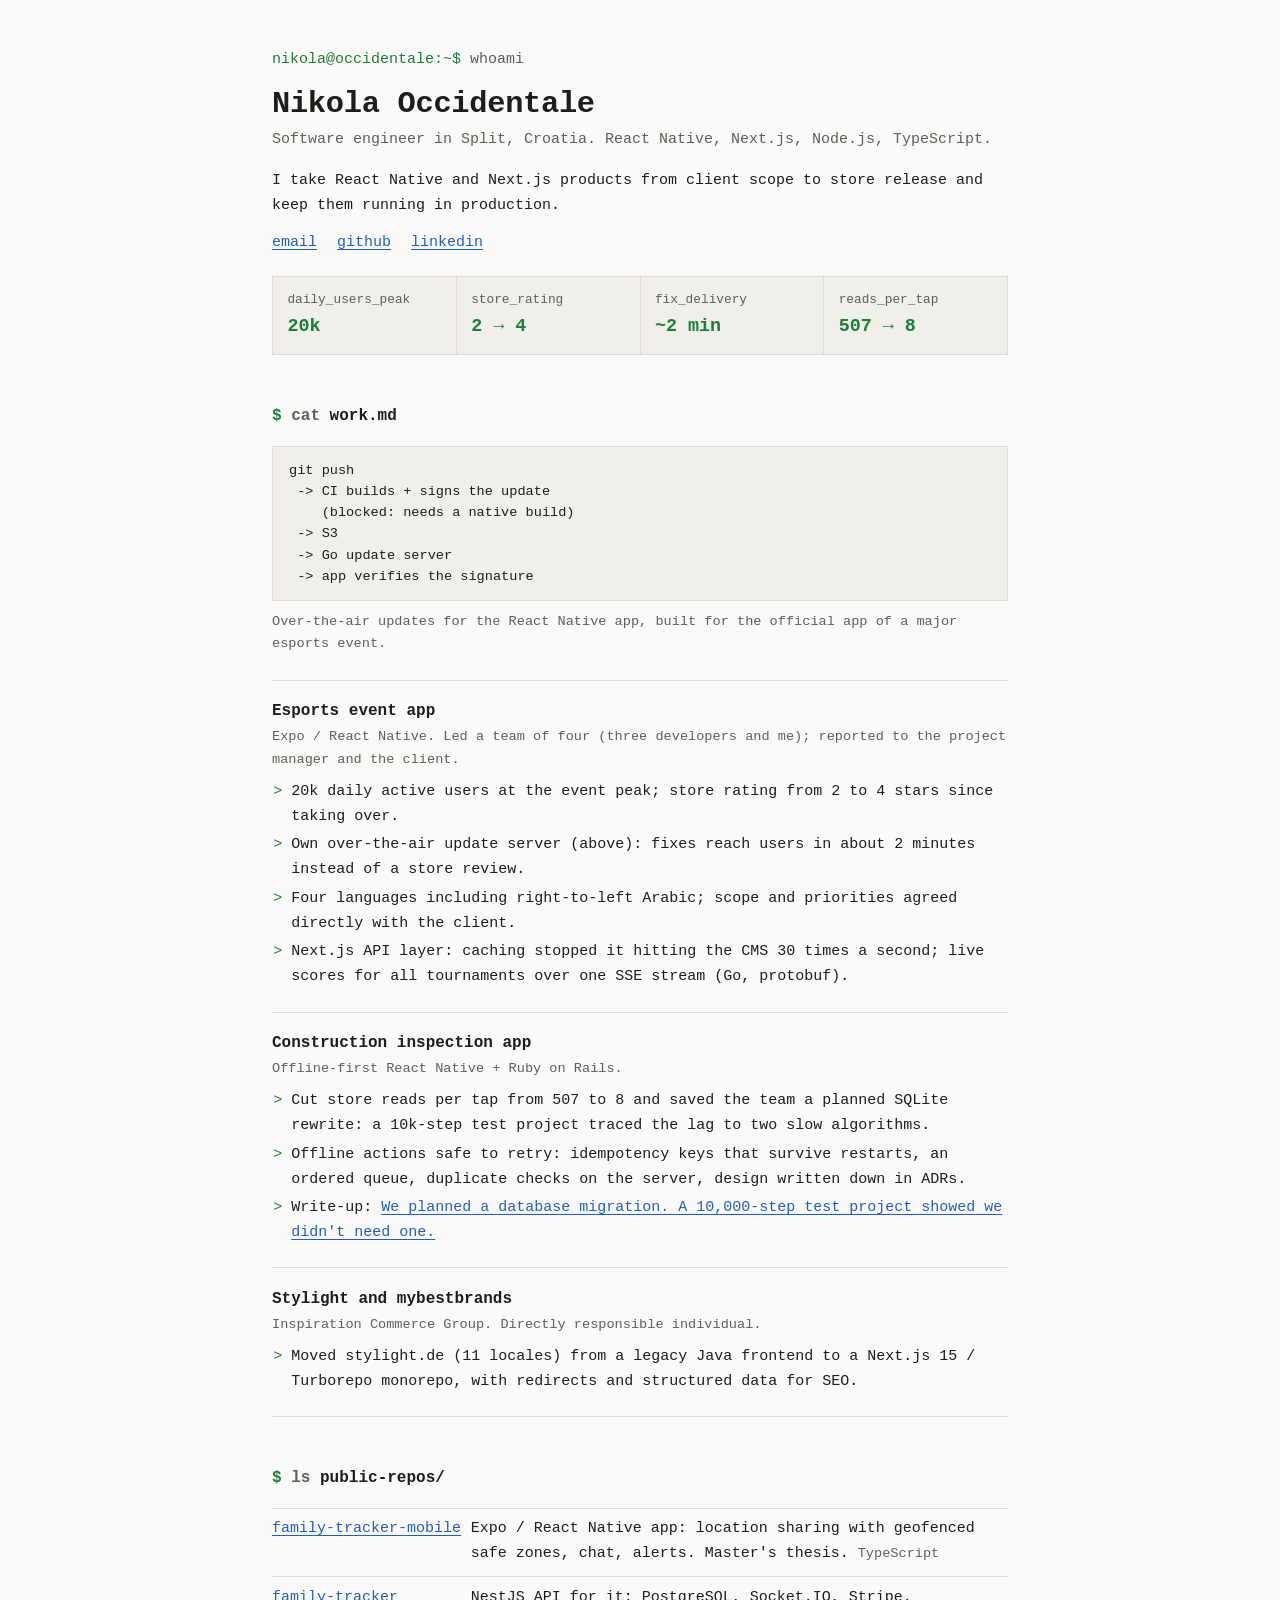
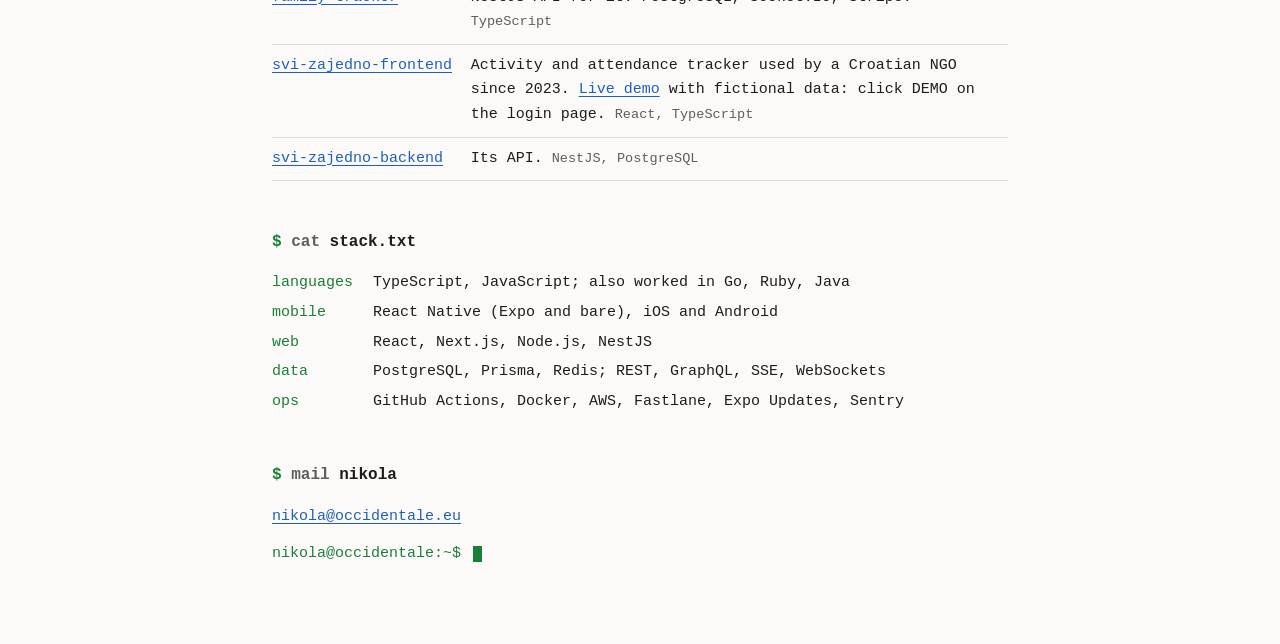
<file: index.html>
<!doctype html>
<html lang="en">
<head>
<meta charset="utf-8">
<meta name="viewport" content="width=device-width, initial-scale=1">
<title>Nikola Occidentale</title>
<meta name="description" content="Software engineer in Split, Croatia. React Native, Next.js, Node.js, TypeScript.">
<meta name="color-scheme" content="dark light">
<link rel="icon" href="data:image/svg+xml,%3Csvg xmlns='http://www.w3.org/2000/svg' viewBox='0 0 32 32'%3E%3Crect width='32' height='32' rx='6' fill='%230d1117'/%3E%3Cpath d='M7 10l7 6-7 6' fill='none' stroke='%233fb950' stroke-width='3' stroke-linecap='round' stroke-linejoin='round'/%3E%3Cpath d='M17 23h8' stroke='%233fb950' stroke-width='3' stroke-linecap='round'/%3E%3C/svg%3E">
<link rel="stylesheet" href="/style.css">
</head>
<body>
<main>
  <p class="cmd"><span class="prompt" aria-hidden="true">nikola@occidentale:~$ </span><span aria-hidden="true">whoami</span></p>
  <h1>Nikola Occidentale</h1>
  <p class="lead">Software engineer in Split, Croatia. React Native, Next.js, Node.js, TypeScript.</p>
  <p>I take React Native and Next.js products from client scope to store release and keep them running in production.</p>
  <p class="links"><a href="mailto:nikola@occidentale.eu">email</a><a href="https://github.com/nikolaoccid">github</a><a href="https://www.linkedin.com/in/nikola-occidentale/">linkedin</a></p>

  <dl class="metrics">
    <div><dt>daily_users_peak</dt><dd>20k</dd></div>
    <div><dt>store_rating</dt><dd>2 &rarr; 4</dd></div>
    <div><dt>fix_delivery</dt><dd>~2 min</dd></div>
    <div><dt>reads_per_tap</dt><dd>507 &rarr; 8</dd></div>
  </dl>

  <h2><span class="prompt" aria-hidden="true">$ </span><span class="cmd" aria-hidden="true">cat </span>work.md</h2>

  <pre aria-label="Diagram: git push, CI builds and signs the update (blocked if it needs a native build), S3, Go update server, the app verifies the signature">git push
 -> CI builds + signs the update
    (blocked: needs a native build)
 -> S3
 -> Go update server
 -> app verifies the signature</pre>
  <p class="caption">Over-the-air updates for the React Native app, built for the official app of a major esports event.</p>

  <div class="item">
    <h3>Esports event app</h3>
    <p class="meta">Expo / React Native. Led a team of four (three developers and me); reported to the project manager and the client.</p>
    <ul>
      <li>20k daily active users at the event peak; store rating from 2 to 4 stars since taking over.</li>
      <li>Own over-the-air update server (above): fixes reach users in about 2 minutes instead of a store review.</li>
      <li>Four languages including right-to-left Arabic; scope and priorities agreed directly with the client.</li>
      <li>Next.js API layer: caching stopped it hitting the CMS 30 times a second; live scores for all tournaments over one SSE stream (Go, protobuf).</li>
    </ul>
  </div>
  <div class="item">
    <h3>Construction inspection app</h3>
    <p class="meta">Offline-first React Native + Ruby on Rails.</p>
    <ul>
      <li>Cut store reads per tap from 507 to 8 and saved the team a planned SQLite rewrite: a 10k-step test project traced the lag to two slow algorithms.</li>
      <li>Offline actions safe to retry: idempotency keys that survive restarts, an ordered queue, duplicate checks on the server, design written down in ADRs.</li>
      <li>Write-up: <a href="/notes/507-to-8.html">We planned a database migration. A 10,000-step test project showed we didn't need one.</a></li>
    </ul>
  </div>
  <div class="item">
    <h3>Stylight and mybestbrands</h3>
    <p class="meta">Inspiration Commerce Group. Directly responsible individual.</p>
    <ul>
      <li>Moved stylight.de (11 locales) from a legacy Java frontend to a Next.js 15 / Turborepo monorepo, with redirects and structured data for SEO.</li>
    </ul>
  </div>

  <h2><span class="prompt" aria-hidden="true">$ </span><span class="cmd" aria-hidden="true">ls </span>public-repos/</h2>
  <table class="repos">
    <tbody>
      <tr><td><a href="https://github.com/nikolaoccid/family-tracker-mobile">family-tracker-mobile</a></td><td>Expo / React Native app: location sharing with geofenced safe zones, chat, alerts. Master's thesis. <span class="tag">TypeScript</span></td></tr>
      <tr><td><a href="https://github.com/nikolaoccid/family-tracker">family-tracker</a></td><td>NestJS API for it: PostgreSQL, Socket.IO, Stripe. <span class="tag">TypeScript</span></td></tr>
      <tr><td><a href="https://github.com/nikolaoccid/svi-zajedno-frontend">svi-zajedno-frontend</a></td><td>Activity and attendance tracker used by a Croatian NGO since 2023. <a href="https://demo.occidentale.eu">Live demo</a> with fictional data: click DEMO on the login page. <span class="tag">React, TypeScript</span></td></tr>
      <tr><td><a href="https://github.com/nikolaoccid/svi-zajedno-backend">svi-zajedno-backend</a></td><td>Its API. <span class="tag">NestJS, PostgreSQL</span></td></tr>
    </tbody>
  </table>

  <h2><span class="prompt" aria-hidden="true">$ </span><span class="cmd" aria-hidden="true">cat </span>stack.txt</h2>
  <dl class="kv">
    <dt>languages</dt><dd>TypeScript, JavaScript; also worked in Go, Ruby, Java</dd>
    <dt>mobile</dt><dd>React Native (Expo and bare), iOS and Android</dd>
    <dt>web</dt><dd>React, Next.js, Node.js, NestJS</dd>
    <dt>data</dt><dd>PostgreSQL, Prisma, Redis; REST, GraphQL, SSE, WebSockets</dd>
    <dt>ops</dt><dd>GitHub Actions, Docker, AWS, Fastlane, Expo Updates, Sentry</dd>
  </dl>

  <h2><span class="prompt" aria-hidden="true">$ </span><span class="cmd" aria-hidden="true">mail </span>nikola</h2>
  <p class="links"><a href="mailto:nikola@occidentale.eu">nikola@occidentale.eu</a></p>
  <p class="cmd"><span class="prompt" aria-hidden="true">nikola@occidentale:~$ </span><span class="cursor" aria-hidden="true"></span></p>
</main>
</body>
</html>
</file>
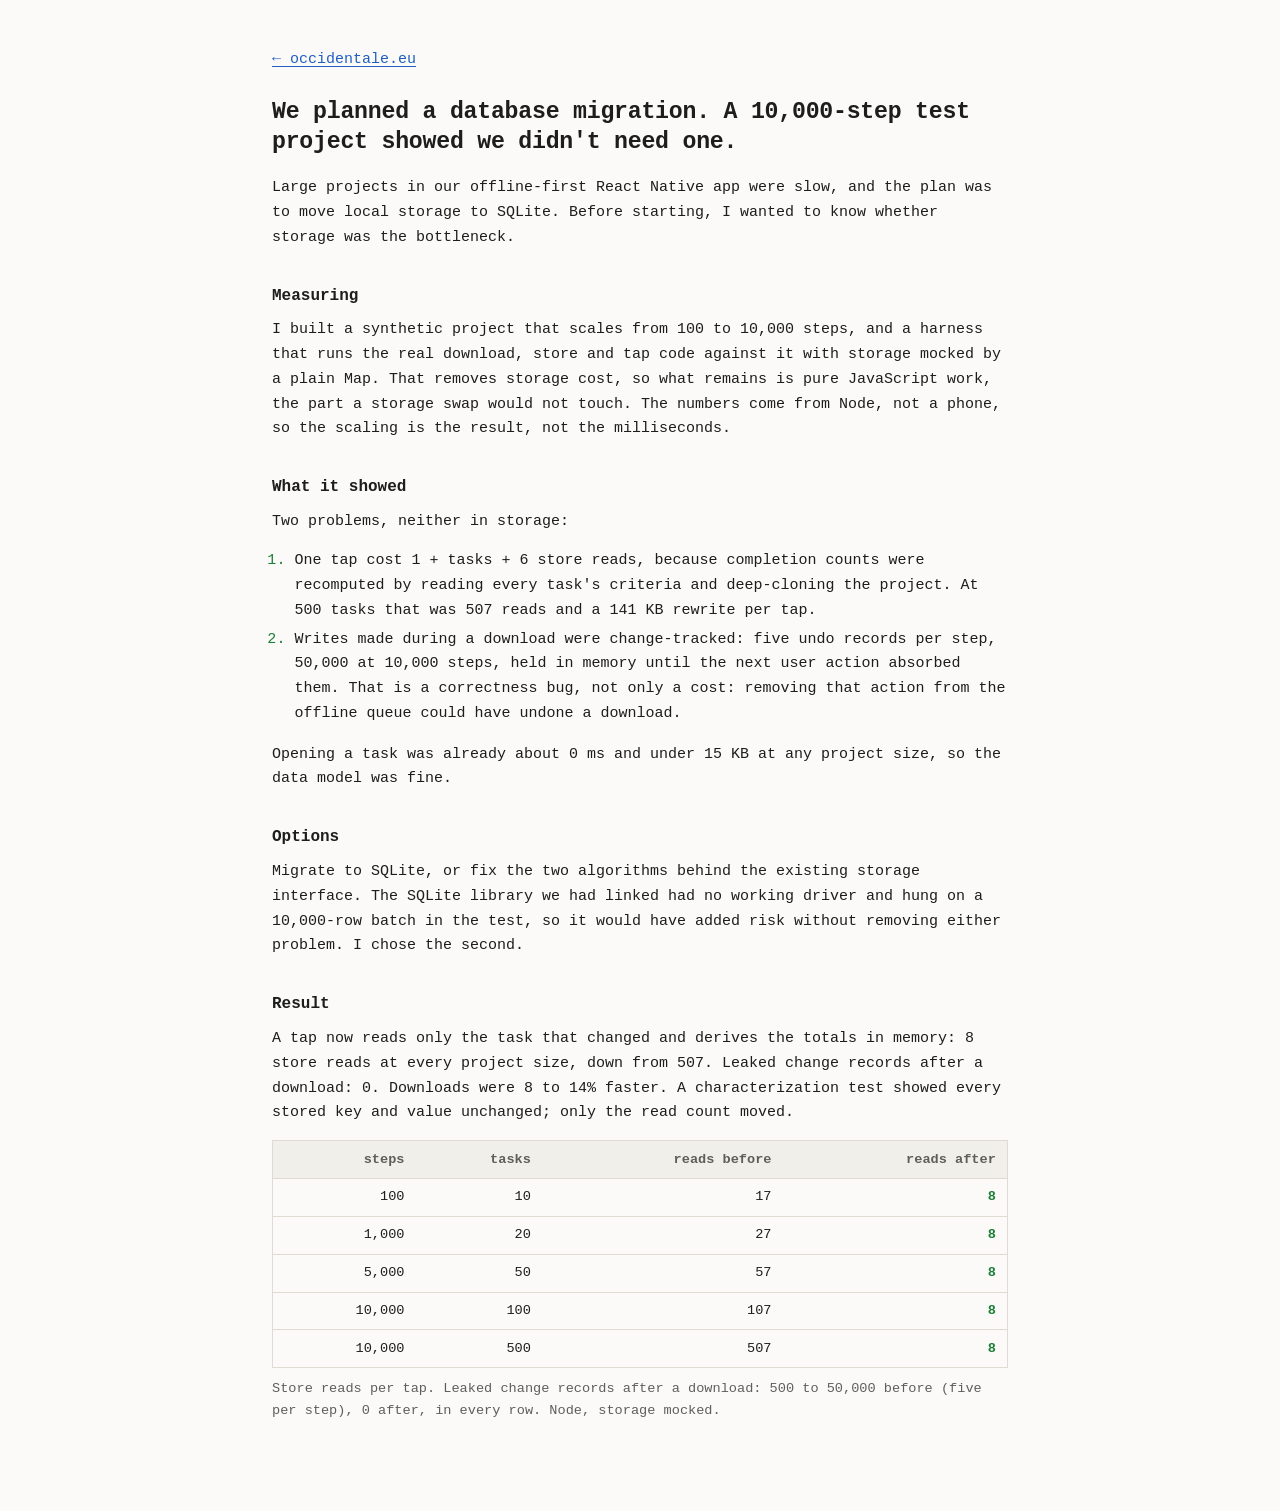
<file: notes/507-to-8.html>
<!doctype html>
<html lang="en">
<head>
<meta charset="utf-8">
<meta name="viewport" content="width=device-width, initial-scale=1">
<title>507 to 8: skipping a SQLite migration | Nikola Occidentale</title>
<meta name="description" content="A 10,000-step test project showed an offline-first React Native app did not need a SQLite migration; two algorithms were the problem.">
<meta name="color-scheme" content="dark light">
<link rel="icon" href="data:image/svg+xml,%3Csvg xmlns='http://www.w3.org/2000/svg' viewBox='0 0 32 32'%3E%3Crect width='32' height='32' rx='6' fill='%230d1117'/%3E%3Cpath d='M7 10l7 6-7 6' fill='none' stroke='%233fb950' stroke-width='3' stroke-linecap='round' stroke-linejoin='round'/%3E%3Cpath d='M17 23h8' stroke='%233fb950' stroke-width='3' stroke-linecap='round'/%3E%3C/svg%3E">
<link rel="stylesheet" href="/style.css">
</head>
<body>
<main>
  <p class="back cmd"><a href="/">&larr; occidentale.eu</a></p>
  <article>
    <h1>We planned a database migration. A 10,000-step test project showed we didn't need one.</h1>

    <p>Large projects in our offline-first React Native app were slow, and the plan was to move local storage to SQLite. Before starting, I wanted to know whether storage was the bottleneck.</p>

    <h2>Measuring</h2>
    <p>I built a synthetic project that scales from 100 to 10,000 steps, and a harness that runs the real download, store and tap code against it with storage mocked by a plain Map. That removes storage cost, so what remains is pure JavaScript work, the part a storage swap would not touch. The numbers come from Node, not a phone, so the scaling is the result, not the milliseconds.</p>

    <h2>What it showed</h2>
    <p>Two problems, neither in storage:</p>
    <ol>
      <li>One tap cost 1 + tasks + 6 store reads, because completion counts were recomputed by reading every task's criteria and deep-cloning the project. At 500 tasks that was 507 reads and a 141 KB rewrite per tap.</li>
      <li>Writes made during a download were change-tracked: five undo records per step, 50,000 at 10,000 steps, held in memory until the next user action absorbed them. That is a correctness bug, not only a cost: removing that action from the offline queue could have undone a download.</li>
    </ol>
    <p>Opening a task was already about 0 ms and under 15 KB at any project size, so the data model was fine.</p>

    <h2>Options</h2>
    <p>Migrate to SQLite, or fix the two algorithms behind the existing storage interface. The SQLite library we had linked had no working driver and hung on a 10,000-row batch in the test, so it would have added risk without removing either problem. I chose the second.</p>

    <h2>Result</h2>
    <p>A tap now reads only the task that changed and derives the totals in memory: 8 store reads at every project size, down from 507. Leaked change records after a download: 0. Downloads were 8 to 14% faster. A characterization test showed every stored key and value unchanged; only the read count moved.</p>

    <div class="table-wrap">
      <table>
        <thead><tr><th>steps</th><th>tasks</th><th>reads before</th><th>reads after</th></tr></thead>
        <tbody>
          <tr><td>100</td><td>10</td><td>17</td><td>8</td></tr>
          <tr><td>1,000</td><td>20</td><td>27</td><td>8</td></tr>
          <tr><td>5,000</td><td>50</td><td>57</td><td>8</td></tr>
          <tr><td>10,000</td><td>100</td><td>107</td><td>8</td></tr>
          <tr><td>10,000</td><td>500</td><td>507</td><td>8</td></tr>
        </tbody>
      </table>
    </div>
    <p class="caption">Store reads per tap. Leaked change records after a download: 500 to 50,000 before (five per step), 0 after, in every row. Node, storage mocked.</p>
  </article>
</main>
</body>
</html>
</file>
<file: style.css>
:root {
  --bg: #fbfaf8; --fg: #1d1d1b; --muted: #5f5e5a; --line: #dedbd3; --accent: #1f5fbf; --green: #1a7f37; --panel: #f1efe9;
}
@media (prefers-color-scheme: dark) {
  :root { --bg: #0d1117; --fg: #d5dbe3; --muted: #8b949e; --line: #262d36; --accent: #58a6ff; --green: #3fb950; --panel: #151b23; }
}
* { box-sizing: border-box; }
html { -webkit-text-size-adjust: 100%; }
body {
  margin: 0; background: var(--bg); color: var(--fg);
  font: 15px/1.65 ui-monospace, SFMono-Regular, "SF Mono", Menlo, Consolas, "Liberation Mono", monospace;
}
main { max-width: 48rem; margin: 0 auto; padding: 3rem 1rem 4rem; }
a { color: var(--accent); text-underline-offset: 3px; }
a:hover { text-decoration-thickness: 2px; }
a:focus-visible { outline: 2px solid var(--accent); outline-offset: 3px; border-radius: 2px; }

.prompt { color: var(--green); user-select: none; }
.cmd { color: var(--muted); }
h1 { font-size: 1.9rem; line-height: 1.2; margin: .3rem 0 .4rem; font-weight: 700; letter-spacing: -.01em; }
h2 { font-size: 1rem; margin: 3rem 0 1rem; font-weight: 600; }
h3 { font-size: 1rem; margin: 0; font-weight: 600; }
p { margin: 0 0 .8rem; }
.lead { color: var(--muted); margin: 0 0 1rem; }
.links a { margin-right: 1.25rem; white-space: nowrap; }

.metrics { display: grid; grid-template-columns: repeat(2, 1fr); gap: 1px; background: var(--line); border: 1px solid var(--line); margin: 1.25rem 0 0; }
.metrics div { background: var(--panel); padding: .75rem .9rem; }
@media (min-width: 40rem) { .metrics { grid-template-columns: repeat(4, 1fr); } }
.metrics dt { color: var(--muted); font-size: .8rem; }
.metrics dd { margin: .1rem 0 0; font-size: 1.15rem; font-weight: 700; color: var(--green); }

pre { margin: 0 0 1rem; padding: .85rem 1rem; background: var(--panel); border: 1px solid var(--line); overflow-x: auto; font: inherit; font-size: .85rem; line-height: 1.55; }
.caption { color: var(--muted); font-size: .85rem; margin: -.4rem 0 1.5rem; }

.item { padding: 1.1rem 0; border-top: 1px solid var(--line); }
.item:last-of-type { border-bottom: 1px solid var(--line); }
.meta { color: var(--muted); font-size: .85rem; margin: .1rem 0 .55rem; }
ul { margin: 0; padding-left: 1.2rem; }
li { margin: .25rem 0; }
li::marker { color: var(--green); content: "> "; }

.repos { width: 100%; border-collapse: collapse; }
.repos td { padding: .55rem .6rem .55rem 0; vertical-align: top; border-top: 1px solid var(--line); }
.repos tr:last-child td { border-bottom: 1px solid var(--line); }
.repos td:first-child { white-space: nowrap; }
.tag { color: var(--muted); font-size: .85rem; }

dl.kv { margin: 0; display: grid; grid-template-columns: max-content 1fr; gap: .3rem 1.25rem; }
dl.kv dt { color: var(--green); }
dl.kv dd { margin: 0; overflow-wrap: anywhere; }

.cursor { display: inline-block; width: .6em; height: 1.1em; background: var(--green); vertical-align: text-bottom; margin-left: .2em; animation: blink 1.1s steps(1) infinite; }
@keyframes blink { 50% { opacity: 0; } }
@media (prefers-reduced-motion: reduce) { .cursor { animation: none; } }
@media (max-width: 34rem) {
  .repos, .repos tbody, .repos tr, .repos td { display: block; }
  .repos td { border: 0; padding: 0; }
  .repos tr { padding: .6rem 0; border-top: 1px solid var(--line); }
  .repos tr:last-child { border-bottom: 1px solid var(--line); }
  .repos td:first-child { white-space: normal; }
}
@media (max-width: 34rem) { dl.kv { grid-template-columns: 1fr; gap: 0; } dl.kv dd { margin-bottom: .6rem; } }

/* note pages */
.back { margin: 0 0 1.5rem; }
article h1 { font-size: 1.45rem; line-height: 1.3; margin: .2rem 0 1.2rem; }
article h2 { margin: 2rem 0 .6rem; }
article p { margin: 0 0 .9rem; }
article ol { margin: 0 0 1rem; padding-left: 1.4rem; }
article ol li::marker { color: var(--green); content: counter(list-item) ". "; }
.table-wrap { overflow-x: auto; margin: 0 0 1rem; border: 1px solid var(--line); }
.table-wrap table { border-collapse: collapse; width: 100%; font-size: .85rem; }
.table-wrap th, .table-wrap td { padding: .45rem .7rem; text-align: right; white-space: nowrap; border-top: 1px solid var(--line); }
.table-wrap th { color: var(--muted); font-weight: 600; border-top: 0; background: var(--panel); }
.table-wrap td:last-child { color: var(--green); font-weight: 700; }
@media (max-width: 34rem) { .table-wrap th, .table-wrap td { padding: .4rem .5rem; font-size: .8rem; } }
</file>
